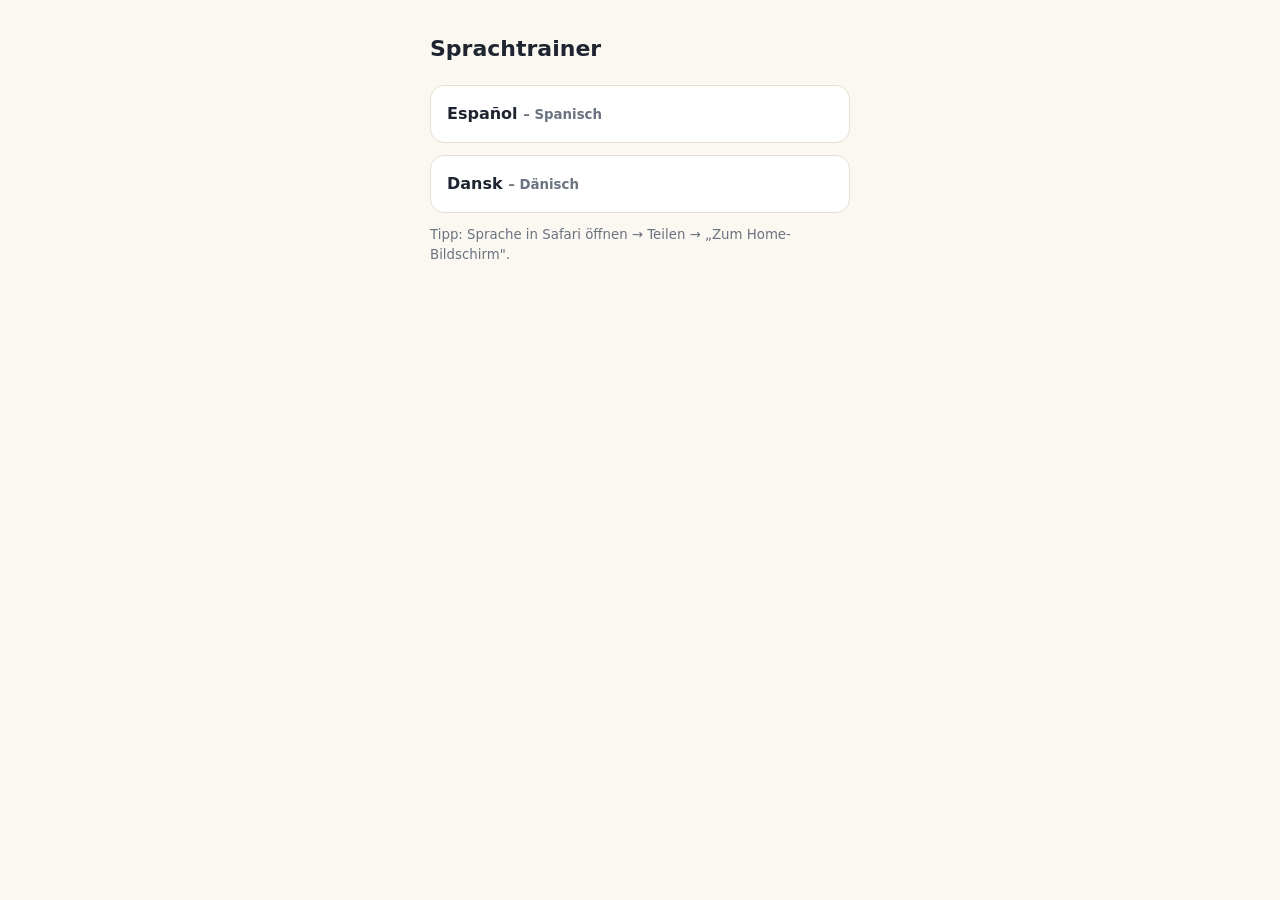
<file: index.html>
<!doctype html><html lang="de"><head><meta charset="utf-8">
<meta name="robots" content="noindex, nofollow, noarchive">
<meta name="viewport" content="width=device-width,initial-scale=1">
<title>Sprachtrainer</title>
<style>
:root{--bg:#FBF8F1;--fg:#1E2430;--muted:#6B7280;--line:#E6E0D2;--surface:#fff}
@media (prefers-color-scheme:dark){:root{--bg:#15181F;--fg:#F1EEE6;--muted:#A4A8B3;--line:#2E333E;--surface:#1F232C;color-scheme:dark}}
body{margin:0;background:var(--bg);color:var(--fg);font:16px/1.5 system-ui,sans-serif;padding:32px 16px}
main{max-width:420px;margin:0 auto;display:flex;flex-direction:column;gap:12px}
h1{font-size:22px;margin:0 0 8px}
a{display:block;padding:16px;border:1px solid var(--line);border-radius:14px;background:var(--surface);color:inherit;text-decoration:none;font-weight:700}
small{color:var(--muted)}
</style></head><body><main>
<h1>Sprachtrainer</h1>
<a href="spanisch/">Español <small>– Spanisch</small></a>
<a href="daenisch/">Dansk <small>– Dänisch</small></a>
<small>Tipp: Sprache in Safari öffnen → Teilen → „Zum Home-Bildschirm".</small>
</main></body></html>
</file>
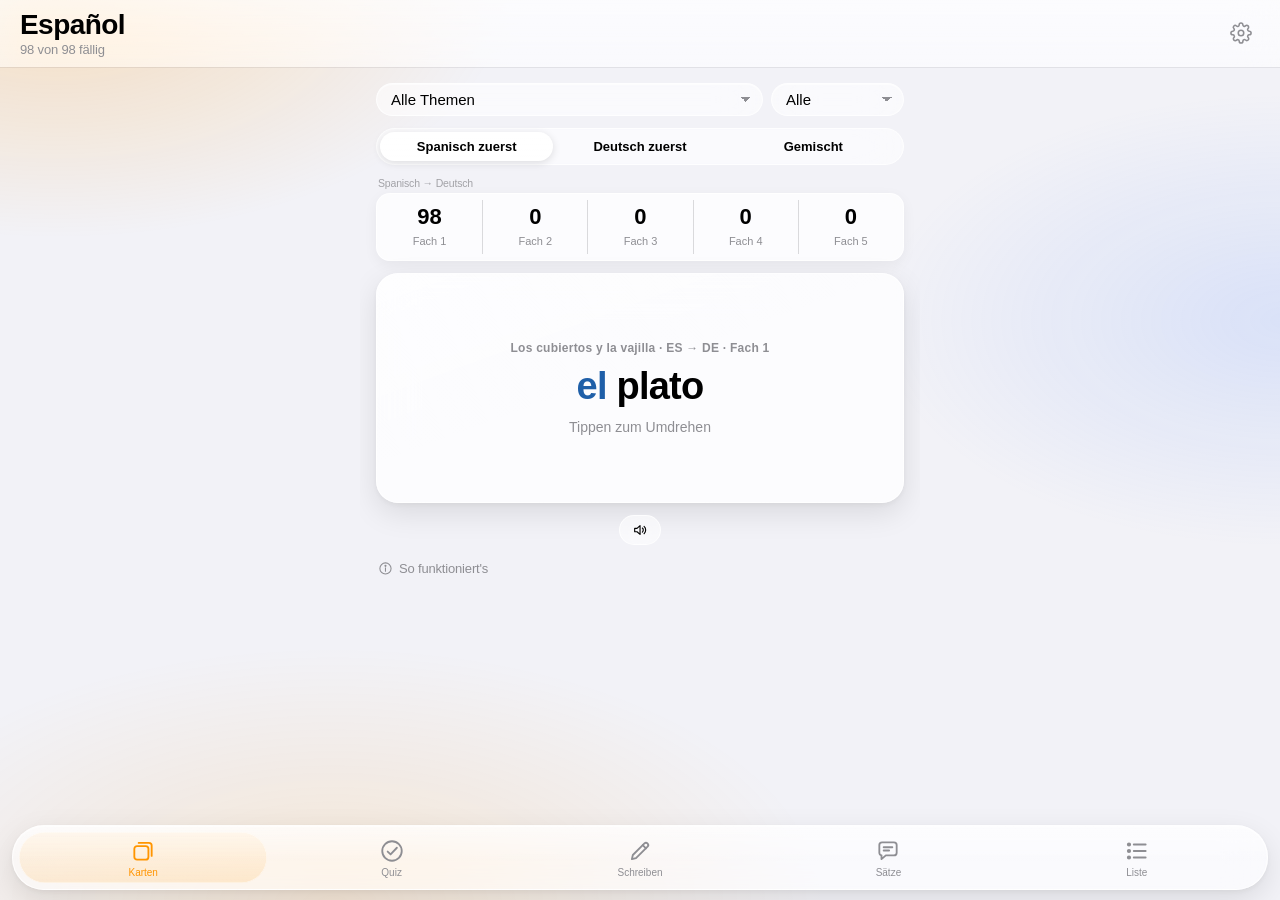
<file: spanisch/index.html>
<!doctype html><html lang="de"><head><meta charset="utf-8">
<meta name="robots" content="noindex, nofollow, noarchive">
<meta name="viewport" content="width=device-width,initial-scale=1,viewport-fit=cover">
<meta name="apple-mobile-web-app-capable" content="yes">
<meta name="mobile-web-app-capable" content="yes">
<meta name="apple-mobile-web-app-title" content="Español">
<meta name="apple-mobile-web-app-status-bar-style" content="default">
<meta name="theme-color" content="#FBF8F1">
<title>Español</title>
<link rel="apple-touch-icon" href="icon-180.png">
<link rel="manifest" href="manifest.json">
<link rel="stylesheet" href="https://fonts.googleapis.com/css2?family=Nunito:wght@400;600;800&family=Fraunces:opsz,wght@9..144,700&display=swap">
<link rel="stylesheet" href="../kern/app.css?v=adfd0599">

<link rel="stylesheet" href="../kern/apple.css?v=457227a3" id="cleanCss">
<script>(function(){var u;try{u=localStorage.getItem('trainer:acomer:ui')}catch(e){}u=u||'clean';window.UI=u;
if(u==='clean')document.documentElement.classList.add('clean');else document.getElementById('cleanCss').disabled=true})()</script>
<style>:root{padding-top:env(safe-area-inset-top,0px);padding-bottom:env(safe-area-inset-bottom,0px)}[hidden]{display:none!important}</style>
</head><body>
<header><h1>Espa<span>ñol</span></h1><div class="hr"><div id="stats"></div><button id="gear" aria-label="Einstellungen">⚙️</button></div></header>
<main id="main"></main>
<nav id="nav">
  <button data-v="durchgang"><span class="ico">🆕</span>Neu</button>
  <button data-v="karten"><span class="ico">🃏</span>Karten</button>
  <button data-v="quiz"><span class="ico">✅</span>Quiz</button>
  <button data-v="schreiben"><span class="ico">✍️</span>Schreiben</button>
  <button data-v="saetze"><span class="ico">💬</span>Sätze</button>
  <button data-v="regeln"><span class="ico">📘</span>Regeln</button>
  <button data-v="liste"><span class="ico">📖</span>Liste</button>
</nav>
<script>window.LANG={"key":"acomer","name":"Spanisch","code":"ES","title":"Español","h1":"Espa<span>ñol<\/span>","articles":{"el":"a1","los":"a1","la":"a2","las":"a2"},"legend":"<span class=\"a1\">el/los<\/span> männlich, <span class=\"a2\">la/las<\/span> weiblich.","placeholder":"el / la …","fold":[],"toleranceHint":"Akzente werden tolerant geprüft (limon = limón zählt, wird aber angezeigt). Bei mehreren Varianten reicht eine.","codePrefix":"ES1:","features":{}};window.UI_KEY='trainer:acomer:ui';window.DATA={"vokabeln":[{"id":"el aceite de oliva","es":"el aceite de oliva","de":"Olivenöl","t":"Alimentos básicos","d":"2026-10-11","o":0},{"id":"el ajo","es":"el ajo","de":"Knoblauch","t":"Alimentos básicos","d":"2026-10-11","o":14},{"id":"el arroz","es":"el arroz","de":"Reis","t":"Alimentos básicos","d":"2026-10-11","o":7},{"id":"el azúcar","es":"el azúcar","de":"Zucker","t":"Alimentos básicos","d":"2026-10-11","o":3},{"id":"la cebolla","es":"la cebolla","de":"Zwiebel","t":"Alimentos básicos","d":"2026-10-11","o":13},{"id":"el churro / el chocolate caliente","es":"el churro / el chocolate caliente","de":"Churro / heiße Schokolade","t":"Alimentos básicos","d":"2026-10-11","o":15},{"id":"el huevo","es":"el huevo","de":"Ei","t":"Alimentos básicos","d":"2026-10-11","o":6},{"id":"la leche","es":"la leche","de":"Milch","t":"Alimentos básicos","d":"2026-10-11","o":5},{"id":"la mantequilla","es":"la mantequilla","de":"Butter","t":"Alimentos básicos","d":"2026-10-11","o":11},{"id":"el pan","es":"el pan","de":"Brot","t":"Alimentos básicos","d":"2026-10-11","o":4},{"id":"la pasta","es":"la pasta","de":"Nudeln","t":"Alimentos básicos","d":"2026-10-11","o":8},{"id":"la patata","es":"la patata","de":"Kartoffel","t":"Alimentos básicos","d":"2026-10-11","o":9},{"id":"el queso","es":"el queso","de":"Käse","t":"Alimentos básicos","d":"2026-10-11","o":10},{"id":"la sal","es":"la sal","de":"Salz","t":"Alimentos básicos","d":"2026-10-11","o":2},{"id":"la tostada","es":"la tostada","de":"Toast","t":"Alimentos básicos","d":"2026-10-11","o":12},{"id":"el vinagre","es":"el vinagre","de":"Essig","t":"Alimentos básicos","d":"2026-10-11","o":1},{"id":"el agua (con gas / sin gas)","es":"el agua (con gas / sin gas)","de":"Wasser (prickelnd / still)","t":"Las bebidas","d":"2026-10-11","o":16},{"id":"el café con leche","es":"el café con leche","de":"Kaffee mit Milch","t":"Las bebidas","d":"2026-10-11","o":22},{"id":"el café cortado","es":"el café cortado","de":"Kaffee mit ein bisschen Milch","t":"Las bebidas","d":"2026-10-11","o":23},{"id":"el café solo","es":"el café solo","de":"schwarzer Kaffee","t":"Las bebidas","d":"2026-10-11","o":21},{"id":"la cerveza / la caña","es":"la cerveza / la caña","de":"Bier / kleines Bier","t":"Las bebidas","d":"2026-10-11","o":19},{"id":"el colacao","es":"el colacao","de":"Kakao","t":"Las bebidas","d":"2026-10-11","o":24},{"id":"el refresco","es":"el refresco","de":"Erfrischungsgetränk","t":"Las bebidas","d":"2026-10-11","o":18},{"id":"el té / la infusión","es":"el té / la infusión","de":"Tee","t":"Las bebidas","d":"2026-10-11","o":25},{"id":"el vino tinto / el vino blanco","es":"el vino tinto / el vino blanco","de":"Rotwein / Weisswein","t":"Las bebidas","d":"2026-10-11","o":20},{"id":"el zumo","es":"el zumo","de":"Saft","t":"Las bebidas","d":"2026-10-11","o":17},{"id":"la cereza","es":"la cereza","de":"Kirsche","t":"Las frutas","d":"2026-10-11","o":34},{"id":"la fresa","es":"la fresa","de":"Erdbeere","t":"Las frutas","d":"2026-10-11","o":30},{"id":"el limón","es":"el limón","de":"Zitrone","t":"Las frutas","d":"2026-10-11","o":33},{"id":"la manzana","es":"la manzana","de":"Apfel","t":"Las frutas","d":"2026-10-11","o":28},{"id":"el melón","es":"el melón","de":"Melone","t":"Las frutas","d":"2026-10-11","o":35},{"id":"la naranja","es":"la naranja","de":"Orange","t":"Las frutas","d":"2026-10-11","o":26},{"id":"la pera","es":"la pera","de":"Birne","t":"Las frutas","d":"2026-10-11","o":27},{"id":"la piña","es":"la piña","de":"Ananas","t":"Las frutas","d":"2026-10-11","o":31},{"id":"el plátano","es":"el plátano","de":"Banane","t":"Las frutas","d":"2026-10-11","o":29},{"id":"la uva","es":"la uva","de":"Weintraube","t":"Las frutas","d":"2026-10-11","o":32},{"id":"el brocoli","es":"el brocoli","de":"Brokkoli","t":"Las verduras","d":"2026-10-11","o":39},{"id":"el calabacín","es":"el calabacín","de":"Zucchini","t":"Las verduras","d":"2026-10-11","o":41},{"id":"la calabaza","es":"la calabaza","de":"Kürbis","t":"Las verduras","d":"2026-10-11","o":42},{"id":"la coliflor","es":"la coliflor","de":"Blumenkohl","t":"Las verduras","d":"2026-10-11","o":45},{"id":"el espárrago","es":"el espárrago","de":"Spargel","t":"Las verduras","d":"2026-10-11","o":40},{"id":"la lechuga","es":"la lechuga","de":"Salat","t":"Las verduras","d":"2026-10-11","o":37},{"id":"el pepino","es":"el pepino","de":"Gurke","t":"Las verduras","d":"2026-10-11","o":36},{"id":"el pimiento","es":"el pimiento","de":"Paprika","t":"Las verduras","d":"2026-10-11","o":38},{"id":"el tomate","es":"el tomate","de":"Tomate","t":"Las verduras","d":"2026-10-11","o":44},{"id":"la zanahoria","es":"la zanahoria","de":"Karotte","t":"Las verduras","d":"2026-10-11","o":43},{"id":"el filete de cerdo / cordero / ternera","es":"el filete de cerdo / cordero / ternera","de":"Filet (Schweine-/Lamm-/Kalbs-)","t":"La carne","d":"2026-10-11","o":49},{"id":"el jamón serrano","es":"el jamón serrano","de":"Serranoschinken","t":"La carne","d":"2026-10-11","o":47},{"id":"el jamón york","es":"el jamón york","de":"gekochter Schinken","t":"La carne","d":"2026-10-11","o":48},{"id":"el pollo","es":"el pollo","de":"Hühnchen","t":"La carne","d":"2026-10-11","o":46},{"id":"el atún","es":"el atún","de":"Thunfisch","t":"El marisco y el pescado","d":"2026-10-11","o":50},{"id":"el calamar","es":"el calamar","de":"Tintenfisch / Kalmar","t":"El marisco y el pescado","d":"2026-10-11","o":56},{"id":"la gamba","es":"la gamba","de":"Garnele","t":"El marisco y el pescado","d":"2026-10-11","o":51},{"id":"los mejillones","es":"los mejillones","de":"Miesmuscheln","t":"El marisco y el pescado","d":"2026-10-11","o":52},{"id":"el pez espada","es":"el pez espada","de":"Schwertfisch","t":"El marisco y el pescado","d":"2026-10-11","o":55},{"id":"el pulpo","es":"el pulpo","de":"Oktopus","t":"El marisco y el pescado","d":"2026-10-11","o":53},{"id":"el salmón","es":"el salmón","de":"Lachs","t":"El marisco y el pescado","d":"2026-10-11","o":54},{"id":"la galleta","es":"la galleta","de":"Keks","t":"Los dulces","d":"2026-10-11","o":57},{"id":"la magdalena","es":"la magdalena","de":"Muffin","t":"Los dulces","d":"2026-10-11","o":58},{"id":"la mermelada","es":"la mermelada","de":"Marmelade","t":"Los dulces","d":"2026-10-11","o":59},{"id":"la tarta / el pastel","es":"la tarta / el pastel","de":"Kuchen","t":"Los dulces","d":"2026-10-11","o":60},{"id":"la ensalada mixta","es":"la ensalada mixta","de":"gemischter Salat","t":"De primero","d":"2026-10-11","o":61},{"id":"el gazpacho","es":"el gazpacho","de":"kalte Tomatensuppe","t":"De primero","d":"2026-10-11","o":62},{"id":"la paella","es":"la paella","de":"Paella","t":"De primero","d":"2026-10-11","o":63},{"id":"la sopa","es":"la sopa","de":"Suppe","t":"De primero","d":"2026-10-11","o":64},{"id":"la guarnición","es":"la guarnición","de":"Beilage","t":"De segundo","d":"2026-10-11","o":65},{"id":"el arroz con leche","es":"el arroz con leche","de":"Milchreis","t":"De postre","d":"2026-10-11","o":69},{"id":"el flan","es":"el flan","de":"Karamellpudding","t":"De postre","d":"2026-10-11","o":67},{"id":"el helado","es":"el helado","de":"Eis","t":"De postre","d":"2026-10-11","o":70},{"id":"la natilla","es":"la natilla","de":"Vanillepudding","t":"De postre","d":"2026-10-11","o":68},{"id":"el yogur","es":"el yogur","de":"Joghurt","t":"De postre","d":"2026-10-11","o":66},{"id":"el bocadillo","es":"el bocadillo","de":"Sandwich","t":"Tapas","d":"2026-10-11","o":77},{"id":"las croquetas","es":"las croquetas","de":"Kroketten","t":"Tapas","d":"2026-10-11","o":74},{"id":"la empanada","es":"la empanada","de":"gefüllte Teigtaschen","t":"Tapas","d":"2026-10-11","o":76},{"id":"la ensaladilla rusa","es":"la ensaladilla rusa","de":"Mayonnaisesalat","t":"Tapas","d":"2026-10-11","o":72},{"id":"las olivas / las aceitunas","es":"las olivas / las aceitunas","de":"Oliven","t":"Tapas","d":"2026-10-11","o":71},{"id":"las patatas bravas","es":"las patatas bravas","de":"Bratkartoffeln","t":"Tapas","d":"2026-10-11","o":73},{"id":"la tortilla de patata","es":"la tortilla de patata","de":"Kartoffel-Eierauflauf","t":"Tapas","d":"2026-10-11","o":75},{"id":"la cuchara","es":"la cuchara","de":"Löffel","t":"Los cubiertos y la vajilla","d":"2026-10-11","o":81},{"id":"la cucharilla","es":"la cucharilla","de":"Teelöffel","t":"Los cubiertos y la vajilla","d":"2026-10-11","o":82},{"id":"el cuchillo","es":"el cuchillo","de":"Messer","t":"Los cubiertos y la vajilla","d":"2026-10-11","o":83},{"id":"el mantel","es":"el mantel","de":"Tischdecke","t":"Los cubiertos y la vajilla","d":"2026-10-11","o":85},{"id":"el plato","es":"el plato","de":"Teller","t":"Los cubiertos y la vajilla","d":"2026-10-11","o":86},{"id":"la servilleta","es":"la servilleta","de":"Serviette","t":"Los cubiertos y la vajilla","d":"2026-10-11","o":84},{"id":"la taza","es":"la taza","de":"Tasse","t":"Los cubiertos y la vajilla","d":"2026-10-11","o":79},{"id":"el tenedor","es":"el tenedor","de":"Gabel","t":"Los cubiertos y la vajilla","d":"2026-10-11","o":80},{"id":"el vaso","es":"el vaso","de":"Glas","t":"Los cubiertos y la vajilla","d":"2026-10-11","o":78},{"id":"250 gramos de…","es":"250 gramos de…","de":"250 Gramm","t":"Las cantidades y las medidas","d":"2026-10-11","o":88},{"id":"una barra de…","es":"una barra de…","de":"ein Laib","t":"Las cantidades y las medidas","d":"2026-10-11","o":97},{"id":"una bolsa de…","es":"una bolsa de…","de":"ein Plastiksackerl","t":"Las cantidades y las medidas","d":"2026-10-11","o":96},{"id":"una botella de…","es":"una botella de…","de":"eine Flasche","t":"Las cantidades y las medidas","d":"2026-10-11","o":95},{"id":"una caja de…","es":"una caja de…","de":"eine Kiste / eine Box","t":"Las cantidades y las medidas","d":"2026-10-11","o":91},{"id":"una docena de…","es":"una docena de…","de":"ein Dutzend","t":"Las cantidades y las medidas","d":"2026-10-11","o":93},{"id":"un kilo de… / medio kilo de… / un litro de… / un kilo y medio de…","es":"un kilo de… / medio kilo de… / un litro de… / un kilo y medio de…","de":"ein Kilo / ein halbes Kilo / ein Liter / eineinhalb Kilo","t":"Las cantidades y las medidas","d":"2026-10-11","o":87},{"id":"una lata de…","es":"una lata de…","de":"eine Dose","t":"Las cantidades y las medidas","d":"2026-10-11","o":90},{"id":"un paquete de…","es":"un paquete de…","de":"eine Packung","t":"Las cantidades y las medidas","d":"2026-10-11","o":89},{"id":"un sobre de…","es":"un sobre de…","de":"Umschlag / Sackerl","t":"Las cantidades y las medidas","d":"2026-10-11","o":94},{"id":"una tableta de…","es":"una tableta de…","de":"eine Tafel","t":"Las cantidades y las medidas","d":"2026-10-11","o":92}],"saetze":[{"t":"Alimentos básicos","es":"Para la ensalada necesito aceite de oliva, vinagre y sal.","de":"Für den Salat brauche ich Olivenöl, Essig und Salz.","b":["aceite de oliva","vinagre","sal"],"d":"2026-10-11"},{"t":"Alimentos básicos","es":"No tomo el café con azúcar.","de":"Ich trinke den Kaffee nicht mit Zucker.","b":["azúcar"],"d":"2026-10-11"},{"t":"Alimentos básicos","es":"En el supermercado compro pan, leche y huevos.","de":"Im Supermarkt kaufe ich Brot, Milch und Eier.","b":["pan","leche","huevos"],"d":"2026-10-11"},{"t":"Alimentos básicos","es":"Hoy comemos arroz y mañana pasta.","de":"Heute essen wir Reis und morgen Nudeln.","b":["arroz","pasta"],"d":"2026-10-11"},{"t":"Alimentos básicos","es":"Me gustan las patatas con queso.","de":"Ich mag Kartoffeln mit Käse.","b":["patatas","queso"],"d":"2026-10-11"},{"t":"Alimentos básicos","es":"Por la mañana como una tostada con mantequilla.","de":"In der Früh esse ich einen Toast mit Butter.","b":["tostada","mantequilla"],"d":"2026-10-11"},{"t":"Alimentos básicos","es":"Mi padre corta la cebolla y el ajo.","de":"Mein Vater schneidet die Zwiebel und den Knoblauch.","b":["cebolla","ajo"],"d":"2026-10-11"},{"t":"Alimentos básicos","es":"En Madrid comemos churros con chocolate caliente.","de":"In Madrid essen wir Churros mit heißer Schokolade.","b":["churros","chocolate caliente"],"d":"2026-10-11"},{"t":"Las bebidas","es":"¿Quieres agua con gas o sin gas?","de":"Möchtest du Wasser mit oder ohne Kohlensäure?","b":["agua","con gas","sin gas"],"d":"2026-10-11"},{"t":"Las bebidas","es":"Para mí, un zumo de naranja, por favor.","de":"Für mich einen Orangensaft, bitte.","b":["zumo","naranja"],"d":"2026-10-11"},{"t":"Las bebidas","es":"Mi amigo bebe un refresco.","de":"Mein Freund trinkt ein Erfrischungsgetränk.","b":["refresco"],"d":"2026-10-11"},{"t":"Las bebidas","es":"Mi padre pide una caña y mi madre un vino blanco.","de":"Mein Vater bestellt ein kleines Bier und meine Mutter einen Weißwein.","b":["caña","vino blanco"],"d":"2026-10-11"},{"t":"Las bebidas","es":"En la cena hay vino tinto y cerveza.","de":"Zum Abendessen gibt es Rotwein und Bier.","b":["vino tinto","cerveza"],"d":"2026-10-11"},{"t":"Las bebidas","es":"Mi abuelo toma un café solo y yo, un café con leche.","de":"Mein Opa trinkt einen schwarzen Kaffee und ich einen Kaffee mit Milch.","b":["café solo","café con leche"],"d":"2026-10-11"},{"t":"Las bebidas","es":"Un café cortado, por favor.","de":"Einen Kaffee mit ein bisschen Milch, bitte.","b":["café cortado"],"d":"2026-10-11"},{"t":"Las bebidas","es":"Por la mañana bebo un colacao.","de":"In der Früh trinke ich einen Kakao.","b":["colacao"],"d":"2026-10-11"},{"t":"Las bebidas","es":"Cuando estoy enfermo, tomo un té o una infusión.","de":"Wenn ich krank bin, trinke ich einen Tee oder einen Kräutertee.","b":["té","infusión"],"d":"2026-10-11"},{"t":"Las frutas","es":"Me gustan las manzanas, pero no me gustan las peras.","de":"Ich mag Äpfel, aber ich mag keine Birnen.","b":["manzanas","peras"],"d":"2026-10-11"},{"t":"Las frutas","es":"En el colegio como un plátano.","de":"In der Schule esse ich eine Banane.","b":["plátano"],"d":"2026-10-11"},{"t":"Las frutas","es":"Las fresas y las cerezas son rojas.","de":"Erdbeeren und Kirschen sind rot.","b":["fresas","cerezas"],"d":"2026-10-11"},{"t":"Las frutas","es":"La piña y el melón son muy dulces.","de":"Die Ananas und die Melone sind sehr süß.","b":["piña","melón"],"d":"2026-10-11"},{"t":"Las frutas","es":"En la frutería compro un kilo de uvas.","de":"Im Obstgeschäft kaufe ich ein Kilo Weintrauben.","b":["uvas"],"d":"2026-10-11"},{"t":"Las frutas","es":"Pongo limón en el té.","de":"Ich gebe Zitrone in den Tee.","b":["limón"],"d":"2026-10-11"},{"t":"Las verduras","es":"En la ensalada hay lechuga, tomate y pepino.","de":"Im Salat gibt es grünen Salat, Tomate und Gurke.","b":["lechuga","tomate","pepino"],"d":"2026-10-11"},{"t":"Las verduras","es":"No me gusta el brocoli.","de":"Ich mag keinen Brokkoli.","b":["brocoli"],"d":"2026-10-11"},{"t":"Las verduras","es":"El pimiento es rojo, verde o amarillo.","de":"Der Paprika ist rot, grün oder gelb.","b":["pimiento"],"d":"2026-10-11"},{"t":"Las verduras","es":"Las zanahorias son de color naranja.","de":"Karotten sind orange.","b":["zanahorias"],"d":"2026-10-11"},{"t":"Las verduras","es":"En primavera comemos espárragos.","de":"Im Frühling essen wir Spargel.","b":["espárragos"],"d":"2026-10-11"},{"t":"Las verduras","es":"Mi padre hace sopa de calabaza.","de":"Mein Vater macht Kürbissuppe.","b":["calabaza"],"d":"2026-10-11"},{"t":"Las verduras","es":"Hoy cocino calabacín y coliflor.","de":"Heute koche ich Zucchini und Blumenkohl.","b":["calabacín","coliflor"],"d":"2026-10-11"},{"t":"La carne","es":"Los domingos comemos pollo con patatas.","de":"Am Sonntag essen wir Hühnchen mit Kartoffeln.","b":["pollo"],"d":"2026-10-11"},{"t":"La carne","es":"El jamón serrano es de España.","de":"Der Serranoschinken kommt aus Spanien.","b":["jamón serrano"],"d":"2026-10-11"},{"t":"La carne","es":"Quiero un bocadillo de jamón york y queso.","de":"Ich möchte ein Sandwich mit gekochtem Schinken und Käse.","b":["bocadillo","jamón york"],"d":"2026-10-11"},{"t":"La carne","es":"En la carnicería compro un filete de ternera.","de":"In der Fleischerei kaufe ich ein Kalbsfilet.","b":["filete","ternera"],"d":"2026-10-11"},{"t":"La carne","es":"¿Prefieres filete de cerdo o de cordero?","de":"Magst du lieber Schweinefilet oder Lammfilet?","b":["cerdo","cordero"],"d":"2026-10-11"},{"t":"El marisco y el pescado","es":"Me gusta la pizza con atún.","de":"Ich mag Pizza mit Thunfisch.","b":["atún"],"d":"2026-10-11"},{"t":"El marisco y el pescado","es":"En la paella hay gambas y mejillones.","de":"In der Paella sind Garnelen und Miesmuscheln.","b":["paella","gambas","mejillones"],"d":"2026-10-11"},{"t":"El marisco y el pescado","es":"En Galicia comen mucho pulpo.","de":"In Galicien isst man viel Oktopus.","b":["pulpo"],"d":"2026-10-11"},{"t":"El marisco y el pescado","es":"El salmón y el pez espada son pescados.","de":"Lachs und Schwertfisch sind Fische.","b":["salmón","pez espada"],"d":"2026-10-11"},{"t":"El marisco y el pescado","es":"De tapa pedimos calamares.","de":"Als Tapa bestellen wir Tintenfisch.","b":["calamares"],"d":"2026-10-11"},{"t":"Los dulces","es":"Con el colacao como galletas.","de":"Zum Kakao esse ich Kekse.","b":["galletas"],"d":"2026-10-11"},{"t":"Los dulces","es":"En la pastelería hay magdalenas.","de":"In der Konditorei gibt es Muffins.","b":["magdalenas"],"d":"2026-10-11"},{"t":"Los dulces","es":"Me gusta la tostada con mermelada.","de":"Ich mag Toast mit Marmelade.","b":["mermelada"],"d":"2026-10-11"},{"t":"Los dulces","es":"Para mi cumpleaños hay una tarta de chocolate.","de":"Zu meinem Geburtstag gibt es einen Schokoladekuchen.","b":["tarta"],"d":"2026-10-11"},{"t":"Los dulces","es":"El pastel de manzana está muy rico.","de":"Der Apfelkuchen schmeckt sehr gut.","b":["pastel"],"d":"2026-10-11"},{"t":"De primero","es":"De primero, una ensalada mixta, por favor.","de":"Als ersten Gang einen gemischten Salat, bitte.","b":["ensalada mixta"],"d":"2026-10-11"},{"t":"De primero","es":"En verano tomamos gazpacho.","de":"Im Sommer essen wir Gazpacho (kalte Tomatensuppe).","b":["gazpacho"],"d":"2026-10-11"},{"t":"De primero","es":"La sopa está muy caliente.","de":"Die Suppe ist sehr heiß.","b":["sopa"],"d":"2026-10-11"},{"t":"De segundo","es":"De segundo quiero pescado. ¿Qué hay de guarnición?","de":"Als zweiten Gang möchte ich Fisch. Was gibt es als Beilage?","b":["guarnición"],"d":"2026-10-11"},{"t":"De postre","es":"De postre tomo un yogur.","de":"Als Nachspeise nehme ich ein Joghurt.","b":["yogur"],"d":"2026-10-11"},{"t":"De postre","es":"El flan y las natillas son postres típicos de España.","de":"Karamellpudding und Vanillepudding sind typische Nachspeisen aus Spanien.","b":["flan","natillas"],"d":"2026-10-11"},{"t":"De postre","es":"Mi abuela hace arroz con leche.","de":"Meine Oma macht Milchreis.","b":["arroz con leche"],"d":"2026-10-11"},{"t":"De postre","es":"En verano como mucho helado.","de":"Im Sommer esse ich viel Eis.","b":["helado"],"d":"2026-10-11"},{"t":"Tapas","es":"En el bar pedimos olivas y patatas bravas.","de":"In der Bar bestellen wir Oliven und Bratkartoffeln.","b":["olivas","patatas bravas"],"d":"2026-10-11"},{"t":"Tapas","es":"Las aceitunas son verdes o negras.","de":"Oliven sind grün oder schwarz.","b":["aceitunas"],"d":"2026-10-11"},{"t":"Tapas","es":"La ensaladilla rusa es una tapa fría.","de":"Der Mayonnaisesalat ist eine kalte Tapa.","b":["ensaladilla rusa"],"d":"2026-10-11"},{"t":"Tapas","es":"Las croquetas de mi abuela son las mejores.","de":"Die Kroketten meiner Oma sind die besten.","b":["croquetas"],"d":"2026-10-11"},{"t":"Tapas","es":"La tortilla de patata lleva huevos, patatas y cebolla.","de":"In die Tortilla kommen Eier, Kartoffeln und Zwiebel.","b":["tortilla de patata"],"d":"2026-10-11"},{"t":"Tapas","es":"¿Quieres una empanada de atún?","de":"Möchtest du eine Teigtasche mit Thunfisch?","b":["empanada"],"d":"2026-10-11"},{"t":"Los cubiertos y la vajilla","es":"Pongo la mesa: el mantel, los platos y los vasos.","de":"Ich decke den Tisch: die Tischdecke, die Teller und die Gläser.","b":["mantel","platos","vasos"],"d":"2026-10-11"},{"t":"Los cubiertos y la vajilla","es":"Como la sopa con la cuchara.","de":"Ich esse die Suppe mit dem Löffel.","b":["cuchara"],"d":"2026-10-11"},{"t":"Los cubiertos y la vajilla","es":"Para la carne necesito un tenedor y un cuchillo.","de":"Für das Fleisch brauche ich eine Gabel und ein Messer.","b":["tenedor","cuchillo"],"d":"2026-10-11"},{"t":"Los cubiertos y la vajilla","es":"Bebo el café en una taza.","de":"Ich trinke den Kaffee aus einer Tasse.","b":["taza"],"d":"2026-10-11"},{"t":"Los cubiertos y la vajilla","es":"Para el yogur necesito una cucharilla.","de":"Für das Joghurt brauche ich einen Teelöffel.","b":["cucharilla"],"d":"2026-10-11"},{"t":"Los cubiertos y la vajilla","es":"¿Me das una servilleta, por favor?","de":"Gibst du mir bitte eine Serviette?","b":["servilleta"],"d":"2026-10-11"},{"t":"Las cantidades","es":"Necesito un kilo de tomates y medio kilo de cebollas.","de":"Ich brauche ein Kilo Tomaten und ein halbes Kilo Zwiebeln.","b":["un kilo de","medio kilo de"],"d":"2026-10-11"},{"t":"Las cantidades","es":"Compro un litro de leche y un kilo y medio de patatas.","de":"Ich kaufe einen Liter Milch und eineinhalb Kilo Kartoffeln.","b":["un litro de","un kilo y medio de"],"d":"2026-10-11"},{"t":"Las cantidades","es":"Quiero 250 gramos de queso, por favor.","de":"Ich möchte 250 Gramm Käse, bitte.","b":["250 gramos de"],"d":"2026-10-11"},{"t":"Las cantidades","es":"Necesito un paquete de pasta y una lata de atún.","de":"Ich brauche eine Packung Nudeln und eine Dose Thunfisch.","b":["paquete","lata"],"d":"2026-10-11"},{"t":"Las cantidades","es":"En la mesa hay una caja de galletas.","de":"Auf dem Tisch steht eine Schachtel Kekse.","b":["caja"],"d":"2026-10-11"},{"t":"Las cantidades","es":"Como una tableta de chocolate.","de":"Ich esse eine Tafel Schokolade.","b":["tableta"],"d":"2026-10-11"},{"t":"Las cantidades","es":"Compramos una docena de huevos.","de":"Wir kaufen ein Dutzend Eier.","b":["docena"],"d":"2026-10-11"},{"t":"Las cantidades","es":"Necesito un sobre de azúcar para el café.","de":"Ich brauche ein Zuckersackerl für den Kaffee.","b":["sobre"],"d":"2026-10-11"},{"t":"Las cantidades","es":"Una botella de agua sin gas, por favor.","de":"Eine Flasche stilles Wasser, bitte.","b":["botella"],"d":"2026-10-11"},{"t":"Las cantidades","es":"Pongo las manzanas en una bolsa.","de":"Ich gebe die Äpfel in ein Sackerl.","b":["bolsa"],"d":"2026-10-11"},{"t":"Las cantidades","es":"En la panadería compro una barra de pan.","de":"In der Bäckerei kaufe ich ein Stangenbrot.","b":["barra"],"d":"2026-10-11"}]};window.GRAM={"regeln":[]};</script>
<script src="../kern/app.js?v=d92d80c2"></script>
<script src="../kern/apple.js?v=a43c0363"></script>
</body></html>
</file>
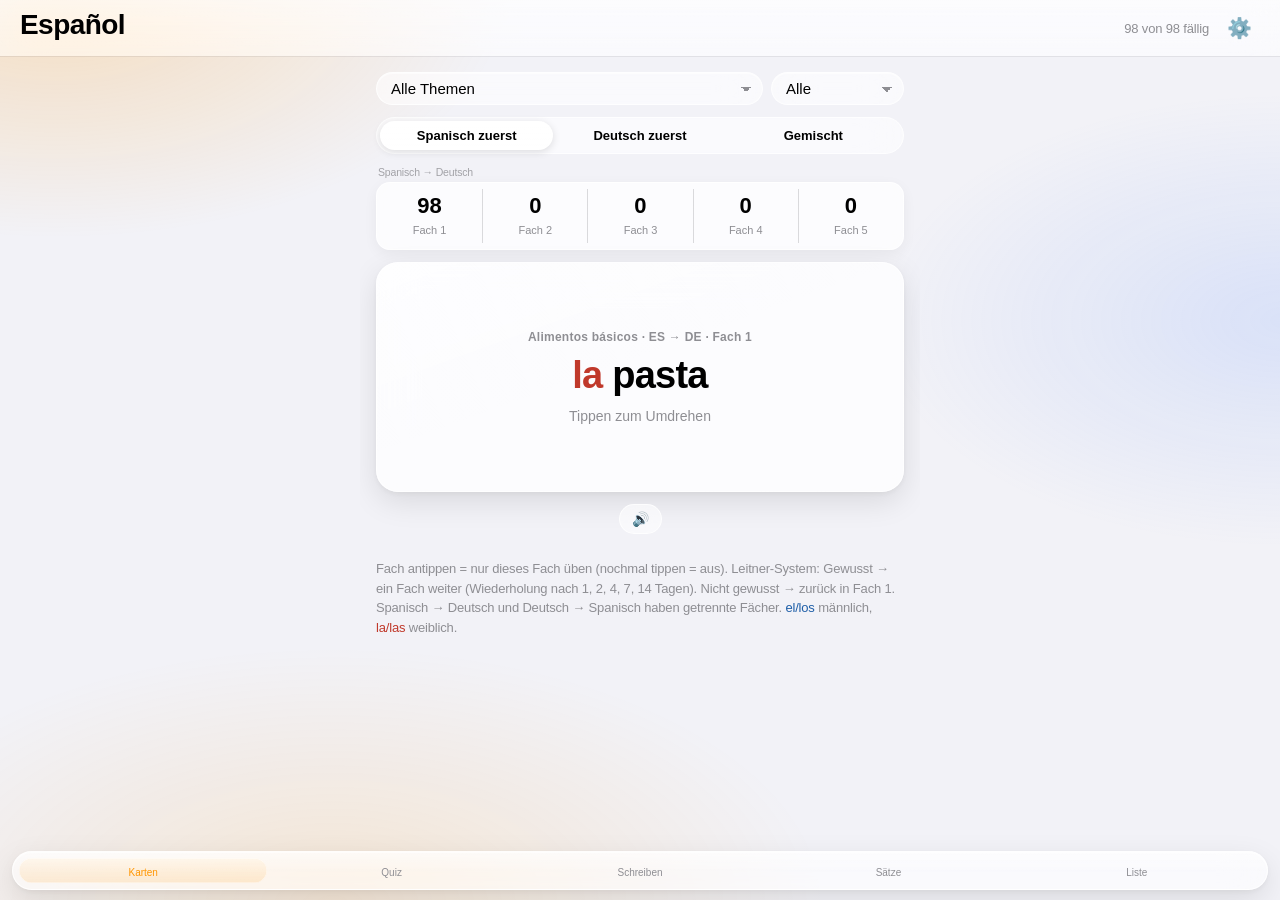
<file: vorschau/spanisch/index.html>
<!doctype html><html lang="de"><head><meta charset="utf-8">
<meta name="robots" content="noindex, nofollow, noarchive">
<meta name="viewport" content="width=device-width,initial-scale=1,viewport-fit=cover">
<meta name="apple-mobile-web-app-capable" content="yes">
<meta name="mobile-web-app-capable" content="yes">
<meta name="apple-mobile-web-app-title" content="Español">
<meta name="apple-mobile-web-app-status-bar-style" content="default">
<meta name="theme-color" content="#FBF8F1">
<title>Español – Vorschau</title>
<link rel="apple-touch-icon" href="../../spanisch/icon-180.png">

<link rel="stylesheet" href="https://fonts.googleapis.com/css2?family=Nunito:wght@400;600;800&family=Fraunces:opsz,wght@9..144,700&display=swap">
<link rel="stylesheet" href="../../kern/app.css?v=1792246478">
<link rel="stylesheet" href="../../kern/apple.css?v=1792246478">

<style>:root{padding-top:env(safe-area-inset-top,0px);padding-bottom:env(safe-area-inset-bottom,0px)}[hidden]{display:none!important}</style>
</head><body>
<header><h1>Espa<span>ñol</span></h1><div class="hr"><div id="stats"></div><button id="gear" aria-label="Einstellungen">⚙️</button></div></header>
<main id="main"></main>
<nav id="nav">
  <button data-v="karten"><span class="ico">🃏</span>Karten</button>
  <button data-v="quiz"><span class="ico">✅</span>Quiz</button>
  <button data-v="schreiben"><span class="ico">✍️</span>Schreiben</button>
  <button data-v="saetze"><span class="ico">💬</span>Sätze</button>
  <button data-v="liste"><span class="ico">📖</span>Liste</button>
</nav>
<script>window.LANG={"key":"acomer","name":"Spanisch","code":"ES","title":"Español","h1":"Espa<span>ñol<\/span>","articles":{"el":"a1","los":"a1","la":"a2","las":"a2"},"legend":"<span class=\"a1\">el/los<\/span> männlich, <span class=\"a2\">la/las<\/span> weiblich.","placeholder":"el / la …","fold":[],"toleranceHint":"Akzente werden tolerant geprüft (limon = limón zählt, wird aber angezeigt). Bei mehreren Varianten reicht eine.","codePrefix":"ES1:","features":{}};window.DATA={"vokabeln":[{"id":"el aceite de oliva","es":"el aceite de oliva","de":"Olivenöl","t":"Alimentos básicos","d":"2026-10-11","o":0},{"id":"el ajo","es":"el ajo","de":"Knoblauch","t":"Alimentos básicos","d":"2026-10-11","o":14},{"id":"el arroz","es":"el arroz","de":"Reis","t":"Alimentos básicos","d":"2026-10-11","o":7},{"id":"el azúcar","es":"el azúcar","de":"Zucker","t":"Alimentos básicos","d":"2026-10-11","o":3},{"id":"la cebolla","es":"la cebolla","de":"Zwiebel","t":"Alimentos básicos","d":"2026-10-11","o":13},{"id":"el churro / el chocolate caliente","es":"el churro / el chocolate caliente","de":"Churro / heiße Schokolade","t":"Alimentos básicos","d":"2026-10-11","o":15},{"id":"el huevo","es":"el huevo","de":"Ei","t":"Alimentos básicos","d":"2026-10-11","o":6},{"id":"la leche","es":"la leche","de":"Milch","t":"Alimentos básicos","d":"2026-10-11","o":5},{"id":"la mantequilla","es":"la mantequilla","de":"Butter","t":"Alimentos básicos","d":"2026-10-11","o":11},{"id":"el pan","es":"el pan","de":"Brot","t":"Alimentos básicos","d":"2026-10-11","o":4},{"id":"la pasta","es":"la pasta","de":"Nudeln","t":"Alimentos básicos","d":"2026-10-11","o":8},{"id":"la patata","es":"la patata","de":"Kartoffel","t":"Alimentos básicos","d":"2026-10-11","o":9},{"id":"el queso","es":"el queso","de":"Käse","t":"Alimentos básicos","d":"2026-10-11","o":10},{"id":"la sal","es":"la sal","de":"Salz","t":"Alimentos básicos","d":"2026-10-11","o":2},{"id":"la tostada","es":"la tostada","de":"Toast","t":"Alimentos básicos","d":"2026-10-11","o":12},{"id":"el vinagre","es":"el vinagre","de":"Essig","t":"Alimentos básicos","d":"2026-10-11","o":1},{"id":"el agua (con gas / sin gas)","es":"el agua (con gas / sin gas)","de":"Wasser (prickelnd / still)","t":"Las bebidas","d":"2026-10-11","o":16},{"id":"el café con leche","es":"el café con leche","de":"Kaffee mit Milch","t":"Las bebidas","d":"2026-10-11","o":22},{"id":"el café cortado","es":"el café cortado","de":"Kaffee mit ein bisschen Milch","t":"Las bebidas","d":"2026-10-11","o":23},{"id":"el café solo","es":"el café solo","de":"schwarzer Kaffee","t":"Las bebidas","d":"2026-10-11","o":21},{"id":"la cerveza / la caña","es":"la cerveza / la caña","de":"Bier / kleines Bier","t":"Las bebidas","d":"2026-10-11","o":19},{"id":"el colacao","es":"el colacao","de":"Kakao","t":"Las bebidas","d":"2026-10-11","o":24},{"id":"el refresco","es":"el refresco","de":"Erfrischungsgetränk","t":"Las bebidas","d":"2026-10-11","o":18},{"id":"el té / la infusión","es":"el té / la infusión","de":"Tee","t":"Las bebidas","d":"2026-10-11","o":25},{"id":"el vino tinto / el vino blanco","es":"el vino tinto / el vino blanco","de":"Rotwein / Weisswein","t":"Las bebidas","d":"2026-10-11","o":20},{"id":"el zumo","es":"el zumo","de":"Saft","t":"Las bebidas","d":"2026-10-11","o":17},{"id":"la cereza","es":"la cereza","de":"Kirsche","t":"Las frutas","d":"2026-10-11","o":34},{"id":"la fresa","es":"la fresa","de":"Erdbeere","t":"Las frutas","d":"2026-10-11","o":30},{"id":"el limón","es":"el limón","de":"Zitrone","t":"Las frutas","d":"2026-10-11","o":33},{"id":"la manzana","es":"la manzana","de":"Apfel","t":"Las frutas","d":"2026-10-11","o":28},{"id":"el melón","es":"el melón","de":"Melone","t":"Las frutas","d":"2026-10-11","o":35},{"id":"la naranja","es":"la naranja","de":"Orange","t":"Las frutas","d":"2026-10-11","o":26},{"id":"la pera","es":"la pera","de":"Birne","t":"Las frutas","d":"2026-10-11","o":27},{"id":"la piña","es":"la piña","de":"Ananas","t":"Las frutas","d":"2026-10-11","o":31},{"id":"el plátano","es":"el plátano","de":"Banane","t":"Las frutas","d":"2026-10-11","o":29},{"id":"la uva","es":"la uva","de":"Weintraube","t":"Las frutas","d":"2026-10-11","o":32},{"id":"el brocoli","es":"el brocoli","de":"Brokkoli","t":"Las verduras","d":"2026-10-11","o":39},{"id":"el calabacín","es":"el calabacín","de":"Zucchini","t":"Las verduras","d":"2026-10-11","o":41},{"id":"la calabaza","es":"la calabaza","de":"Kürbis","t":"Las verduras","d":"2026-10-11","o":42},{"id":"la coliflor","es":"la coliflor","de":"Blumenkohl","t":"Las verduras","d":"2026-10-11","o":45},{"id":"el espárrago","es":"el espárrago","de":"Spargel","t":"Las verduras","d":"2026-10-11","o":40},{"id":"la lechuga","es":"la lechuga","de":"Salat","t":"Las verduras","d":"2026-10-11","o":37},{"id":"el pepino","es":"el pepino","de":"Gurke","t":"Las verduras","d":"2026-10-11","o":36},{"id":"el pimiento","es":"el pimiento","de":"Paprika","t":"Las verduras","d":"2026-10-11","o":38},{"id":"el tomate","es":"el tomate","de":"Tomate","t":"Las verduras","d":"2026-10-11","o":44},{"id":"la zanahoria","es":"la zanahoria","de":"Karotte","t":"Las verduras","d":"2026-10-11","o":43},{"id":"el filete de cerdo / cordero / ternera","es":"el filete de cerdo / cordero / ternera","de":"Filet (Schweine-/Lamm-/Kalbs-)","t":"La carne","d":"2026-10-11","o":49},{"id":"el jamón serrano","es":"el jamón serrano","de":"Serranoschinken","t":"La carne","d":"2026-10-11","o":47},{"id":"el jamón york","es":"el jamón york","de":"gekochter Schinken","t":"La carne","d":"2026-10-11","o":48},{"id":"el pollo","es":"el pollo","de":"Hühnchen","t":"La carne","d":"2026-10-11","o":46},{"id":"el atún","es":"el atún","de":"Thunfisch","t":"El marisco y el pescado","d":"2026-10-11","o":50},{"id":"el calamar","es":"el calamar","de":"Tintenfisch / Kalmar","t":"El marisco y el pescado","d":"2026-10-11","o":56},{"id":"la gamba","es":"la gamba","de":"Garnele","t":"El marisco y el pescado","d":"2026-10-11","o":51},{"id":"los mejillones","es":"los mejillones","de":"Miesmuscheln","t":"El marisco y el pescado","d":"2026-10-11","o":52},{"id":"el pez espada","es":"el pez espada","de":"Schwertfisch","t":"El marisco y el pescado","d":"2026-10-11","o":55},{"id":"el pulpo","es":"el pulpo","de":"Oktopus","t":"El marisco y el pescado","d":"2026-10-11","o":53},{"id":"el salmón","es":"el salmón","de":"Lachs","t":"El marisco y el pescado","d":"2026-10-11","o":54},{"id":"la galleta","es":"la galleta","de":"Keks","t":"Los dulces","d":"2026-10-11","o":57},{"id":"la magdalena","es":"la magdalena","de":"Muffin","t":"Los dulces","d":"2026-10-11","o":58},{"id":"la mermelada","es":"la mermelada","de":"Marmelade","t":"Los dulces","d":"2026-10-11","o":59},{"id":"la tarta / el pastel","es":"la tarta / el pastel","de":"Kuchen","t":"Los dulces","d":"2026-10-11","o":60},{"id":"la ensalada mixta","es":"la ensalada mixta","de":"gemischter Salat","t":"De primero","d":"2026-10-11","o":61},{"id":"el gazpacho","es":"el gazpacho","de":"kalte Tomatensuppe","t":"De primero","d":"2026-10-11","o":62},{"id":"la paella","es":"la paella","de":"Paella","t":"De primero","d":"2026-10-11","o":63},{"id":"la sopa","es":"la sopa","de":"Suppe","t":"De primero","d":"2026-10-11","o":64},{"id":"la guarnición","es":"la guarnición","de":"Beilage","t":"De segundo","d":"2026-10-11","o":65},{"id":"el arroz con leche","es":"el arroz con leche","de":"Milchreis","t":"De postre","d":"2026-10-11","o":69},{"id":"el flan","es":"el flan","de":"Karamellpudding","t":"De postre","d":"2026-10-11","o":67},{"id":"el helado","es":"el helado","de":"Eis","t":"De postre","d":"2026-10-11","o":70},{"id":"la natilla","es":"la natilla","de":"Vanillepudding","t":"De postre","d":"2026-10-11","o":68},{"id":"el yogur","es":"el yogur","de":"Joghurt","t":"De postre","d":"2026-10-11","o":66},{"id":"el bocadillo","es":"el bocadillo","de":"Sandwich","t":"Tapas","d":"2026-10-11","o":77},{"id":"las croquetas","es":"las croquetas","de":"Kroketten","t":"Tapas","d":"2026-10-11","o":74},{"id":"la empanada","es":"la empanada","de":"gefüllte Teigtaschen","t":"Tapas","d":"2026-10-11","o":76},{"id":"la ensaladilla rusa","es":"la ensaladilla rusa","de":"Mayonnaisesalat","t":"Tapas","d":"2026-10-11","o":72},{"id":"las olivas / las aceitunas","es":"las olivas / las aceitunas","de":"Oliven","t":"Tapas","d":"2026-10-11","o":71},{"id":"las patatas bravas","es":"las patatas bravas","de":"Bratkartoffeln","t":"Tapas","d":"2026-10-11","o":73},{"id":"la tortilla de patata","es":"la tortilla de patata","de":"Kartoffel-Eierauflauf","t":"Tapas","d":"2026-10-11","o":75},{"id":"la cuchara","es":"la cuchara","de":"Löffel","t":"Los cubiertos y la vajilla","d":"2026-10-11","o":81},{"id":"la cucharilla","es":"la cucharilla","de":"Teelöffel","t":"Los cubiertos y la vajilla","d":"2026-10-11","o":82},{"id":"el cuchillo","es":"el cuchillo","de":"Messer","t":"Los cubiertos y la vajilla","d":"2026-10-11","o":83},{"id":"el mantel","es":"el mantel","de":"Tischdecke","t":"Los cubiertos y la vajilla","d":"2026-10-11","o":85},{"id":"el plato","es":"el plato","de":"Teller","t":"Los cubiertos y la vajilla","d":"2026-10-11","o":86},{"id":"la servilleta","es":"la servilleta","de":"Serviette","t":"Los cubiertos y la vajilla","d":"2026-10-11","o":84},{"id":"la taza","es":"la taza","de":"Tasse","t":"Los cubiertos y la vajilla","d":"2026-10-11","o":79},{"id":"el tenedor","es":"el tenedor","de":"Gabel","t":"Los cubiertos y la vajilla","d":"2026-10-11","o":80},{"id":"el vaso","es":"el vaso","de":"Glas","t":"Los cubiertos y la vajilla","d":"2026-10-11","o":78},{"id":"250 gramos de…","es":"250 gramos de…","de":"250 Gramm","t":"Las cantidades y las medidas","d":"2026-10-11","o":88},{"id":"una barra de…","es":"una barra de…","de":"ein Laib","t":"Las cantidades y las medidas","d":"2026-10-11","o":97},{"id":"una bolsa de…","es":"una bolsa de…","de":"ein Plastiksackerl","t":"Las cantidades y las medidas","d":"2026-10-11","o":96},{"id":"una botella de…","es":"una botella de…","de":"eine Flasche","t":"Las cantidades y las medidas","d":"2026-10-11","o":95},{"id":"una caja de…","es":"una caja de…","de":"eine Kiste / eine Box","t":"Las cantidades y las medidas","d":"2026-10-11","o":91},{"id":"una docena de…","es":"una docena de…","de":"ein Dutzend","t":"Las cantidades y las medidas","d":"2026-10-11","o":93},{"id":"un kilo de… / medio kilo de… / un litro de… / un kilo y medio de…","es":"un kilo de… / medio kilo de… / un litro de… / un kilo y medio de…","de":"ein Kilo / ein halbes Kilo / ein Liter / eineinhalb Kilo","t":"Las cantidades y las medidas","d":"2026-10-11","o":87},{"id":"una lata de…","es":"una lata de…","de":"eine Dose","t":"Las cantidades y las medidas","d":"2026-10-11","o":90},{"id":"un paquete de…","es":"un paquete de…","de":"eine Packung","t":"Las cantidades y las medidas","d":"2026-10-11","o":89},{"id":"un sobre de…","es":"un sobre de…","de":"Umschlag / Sackerl","t":"Las cantidades y las medidas","d":"2026-10-11","o":94},{"id":"una tableta de…","es":"una tableta de…","de":"eine Tafel","t":"Las cantidades y las medidas","d":"2026-10-11","o":92}],"saetze":[{"t":"Alimentos básicos","es":"Para la ensalada necesito aceite de oliva, vinagre y sal.","de":"Für den Salat brauche ich Olivenöl, Essig und Salz.","b":["aceite de oliva","vinagre","sal"],"d":"2026-10-11"},{"t":"Alimentos básicos","es":"No tomo el café con azúcar.","de":"Ich trinke den Kaffee nicht mit Zucker.","b":["azúcar"],"d":"2026-10-11"},{"t":"Alimentos básicos","es":"En el supermercado compro pan, leche y huevos.","de":"Im Supermarkt kaufe ich Brot, Milch und Eier.","b":["pan","leche","huevos"],"d":"2026-10-11"},{"t":"Alimentos básicos","es":"Hoy comemos arroz y mañana pasta.","de":"Heute essen wir Reis und morgen Nudeln.","b":["arroz","pasta"],"d":"2026-10-11"},{"t":"Alimentos básicos","es":"Me gustan las patatas con queso.","de":"Ich mag Kartoffeln mit Käse.","b":["patatas","queso"],"d":"2026-10-11"},{"t":"Alimentos básicos","es":"Por la mañana como una tostada con mantequilla.","de":"In der Früh esse ich einen Toast mit Butter.","b":["tostada","mantequilla"],"d":"2026-10-11"},{"t":"Alimentos básicos","es":"Mi padre corta la cebolla y el ajo.","de":"Mein Vater schneidet die Zwiebel und den Knoblauch.","b":["cebolla","ajo"],"d":"2026-10-11"},{"t":"Alimentos básicos","es":"En Madrid comemos churros con chocolate caliente.","de":"In Madrid essen wir Churros mit heißer Schokolade.","b":["churros","chocolate caliente"],"d":"2026-10-11"},{"t":"Las bebidas","es":"¿Quieres agua con gas o sin gas?","de":"Möchtest du Wasser mit oder ohne Kohlensäure?","b":["agua","con gas","sin gas"],"d":"2026-10-11"},{"t":"Las bebidas","es":"Para mí, un zumo de naranja, por favor.","de":"Für mich einen Orangensaft, bitte.","b":["zumo","naranja"],"d":"2026-10-11"},{"t":"Las bebidas","es":"Mi amigo bebe un refresco.","de":"Mein Freund trinkt ein Erfrischungsgetränk.","b":["refresco"],"d":"2026-10-11"},{"t":"Las bebidas","es":"Mi padre pide una caña y mi madre un vino blanco.","de":"Mein Vater bestellt ein kleines Bier und meine Mutter einen Weißwein.","b":["caña","vino blanco"],"d":"2026-10-11"},{"t":"Las bebidas","es":"En la cena hay vino tinto y cerveza.","de":"Zum Abendessen gibt es Rotwein und Bier.","b":["vino tinto","cerveza"],"d":"2026-10-11"},{"t":"Las bebidas","es":"Mi abuelo toma un café solo y yo, un café con leche.","de":"Mein Opa trinkt einen schwarzen Kaffee und ich einen Kaffee mit Milch.","b":["café solo","café con leche"],"d":"2026-10-11"},{"t":"Las bebidas","es":"Un café cortado, por favor.","de":"Einen Kaffee mit ein bisschen Milch, bitte.","b":["café cortado"],"d":"2026-10-11"},{"t":"Las bebidas","es":"Por la mañana bebo un colacao.","de":"In der Früh trinke ich einen Kakao.","b":["colacao"],"d":"2026-10-11"},{"t":"Las bebidas","es":"Cuando estoy enfermo, tomo un té o una infusión.","de":"Wenn ich krank bin, trinke ich einen Tee oder einen Kräutertee.","b":["té","infusión"],"d":"2026-10-11"},{"t":"Las frutas","es":"Me gustan las manzanas, pero no me gustan las peras.","de":"Ich mag Äpfel, aber ich mag keine Birnen.","b":["manzanas","peras"],"d":"2026-10-11"},{"t":"Las frutas","es":"En el colegio como un plátano.","de":"In der Schule esse ich eine Banane.","b":["plátano"],"d":"2026-10-11"},{"t":"Las frutas","es":"Las fresas y las cerezas son rojas.","de":"Erdbeeren und Kirschen sind rot.","b":["fresas","cerezas"],"d":"2026-10-11"},{"t":"Las frutas","es":"La piña y el melón son muy dulces.","de":"Die Ananas und die Melone sind sehr süß.","b":["piña","melón"],"d":"2026-10-11"},{"t":"Las frutas","es":"En la frutería compro un kilo de uvas.","de":"Im Obstgeschäft kaufe ich ein Kilo Weintrauben.","b":["uvas"],"d":"2026-10-11"},{"t":"Las frutas","es":"Pongo limón en el té.","de":"Ich gebe Zitrone in den Tee.","b":["limón"],"d":"2026-10-11"},{"t":"Las verduras","es":"En la ensalada hay lechuga, tomate y pepino.","de":"Im Salat gibt es grünen Salat, Tomate und Gurke.","b":["lechuga","tomate","pepino"],"d":"2026-10-11"},{"t":"Las verduras","es":"No me gusta el brocoli.","de":"Ich mag keinen Brokkoli.","b":["brocoli"],"d":"2026-10-11"},{"t":"Las verduras","es":"El pimiento es rojo, verde o amarillo.","de":"Der Paprika ist rot, grün oder gelb.","b":["pimiento"],"d":"2026-10-11"},{"t":"Las verduras","es":"Las zanahorias son de color naranja.","de":"Karotten sind orange.","b":["zanahorias"],"d":"2026-10-11"},{"t":"Las verduras","es":"En primavera comemos espárragos.","de":"Im Frühling essen wir Spargel.","b":["espárragos"],"d":"2026-10-11"},{"t":"Las verduras","es":"Mi padre hace sopa de calabaza.","de":"Mein Vater macht Kürbissuppe.","b":["calabaza"],"d":"2026-10-11"},{"t":"Las verduras","es":"Hoy cocino calabacín y coliflor.","de":"Heute koche ich Zucchini und Blumenkohl.","b":["calabacín","coliflor"],"d":"2026-10-11"},{"t":"La carne","es":"Los domingos comemos pollo con patatas.","de":"Am Sonntag essen wir Hühnchen mit Kartoffeln.","b":["pollo"],"d":"2026-10-11"},{"t":"La carne","es":"El jamón serrano es de España.","de":"Der Serranoschinken kommt aus Spanien.","b":["jamón serrano"],"d":"2026-10-11"},{"t":"La carne","es":"Quiero un bocadillo de jamón york y queso.","de":"Ich möchte ein Sandwich mit gekochtem Schinken und Käse.","b":["bocadillo","jamón york"],"d":"2026-10-11"},{"t":"La carne","es":"En la carnicería compro un filete de ternera.","de":"In der Fleischerei kaufe ich ein Kalbsfilet.","b":["filete","ternera"],"d":"2026-10-11"},{"t":"La carne","es":"¿Prefieres filete de cerdo o de cordero?","de":"Magst du lieber Schweinefilet oder Lammfilet?","b":["cerdo","cordero"],"d":"2026-10-11"},{"t":"El marisco y el pescado","es":"Me gusta la pizza con atún.","de":"Ich mag Pizza mit Thunfisch.","b":["atún"],"d":"2026-10-11"},{"t":"El marisco y el pescado","es":"En la paella hay gambas y mejillones.","de":"In der Paella sind Garnelen und Miesmuscheln.","b":["paella","gambas","mejillones"],"d":"2026-10-11"},{"t":"El marisco y el pescado","es":"En Galicia comen mucho pulpo.","de":"In Galicien isst man viel Oktopus.","b":["pulpo"],"d":"2026-10-11"},{"t":"El marisco y el pescado","es":"El salmón y el pez espada son pescados.","de":"Lachs und Schwertfisch sind Fische.","b":["salmón","pez espada"],"d":"2026-10-11"},{"t":"El marisco y el pescado","es":"De tapa pedimos calamares.","de":"Als Tapa bestellen wir Tintenfisch.","b":["calamares"],"d":"2026-10-11"},{"t":"Los dulces","es":"Con el colacao como galletas.","de":"Zum Kakao esse ich Kekse.","b":["galletas"],"d":"2026-10-11"},{"t":"Los dulces","es":"En la pastelería hay magdalenas.","de":"In der Konditorei gibt es Muffins.","b":["magdalenas"],"d":"2026-10-11"},{"t":"Los dulces","es":"Me gusta la tostada con mermelada.","de":"Ich mag Toast mit Marmelade.","b":["mermelada"],"d":"2026-10-11"},{"t":"Los dulces","es":"Para mi cumpleaños hay una tarta de chocolate.","de":"Zu meinem Geburtstag gibt es einen Schokoladekuchen.","b":["tarta"],"d":"2026-10-11"},{"t":"Los dulces","es":"El pastel de manzana está muy rico.","de":"Der Apfelkuchen schmeckt sehr gut.","b":["pastel"],"d":"2026-10-11"},{"t":"De primero","es":"De primero, una ensalada mixta, por favor.","de":"Als ersten Gang einen gemischten Salat, bitte.","b":["ensalada mixta"],"d":"2026-10-11"},{"t":"De primero","es":"En verano tomamos gazpacho.","de":"Im Sommer essen wir Gazpacho (kalte Tomatensuppe).","b":["gazpacho"],"d":"2026-10-11"},{"t":"De primero","es":"La sopa está muy caliente.","de":"Die Suppe ist sehr heiß.","b":["sopa"],"d":"2026-10-11"},{"t":"De segundo","es":"De segundo quiero pescado. ¿Qué hay de guarnición?","de":"Als zweiten Gang möchte ich Fisch. Was gibt es als Beilage?","b":["guarnición"],"d":"2026-10-11"},{"t":"De postre","es":"De postre tomo un yogur.","de":"Als Nachspeise nehme ich ein Joghurt.","b":["yogur"],"d":"2026-10-11"},{"t":"De postre","es":"El flan y las natillas son postres típicos de España.","de":"Karamellpudding und Vanillepudding sind typische Nachspeisen aus Spanien.","b":["flan","natillas"],"d":"2026-10-11"},{"t":"De postre","es":"Mi abuela hace arroz con leche.","de":"Meine Oma macht Milchreis.","b":["arroz con leche"],"d":"2026-10-11"},{"t":"De postre","es":"En verano como mucho helado.","de":"Im Sommer esse ich viel Eis.","b":["helado"],"d":"2026-10-11"},{"t":"Tapas","es":"En el bar pedimos olivas y patatas bravas.","de":"In der Bar bestellen wir Oliven und Bratkartoffeln.","b":["olivas","patatas bravas"],"d":"2026-10-11"},{"t":"Tapas","es":"Las aceitunas son verdes o negras.","de":"Oliven sind grün oder schwarz.","b":["aceitunas"],"d":"2026-10-11"},{"t":"Tapas","es":"La ensaladilla rusa es una tapa fría.","de":"Der Mayonnaisesalat ist eine kalte Tapa.","b":["ensaladilla rusa"],"d":"2026-10-11"},{"t":"Tapas","es":"Las croquetas de mi abuela son las mejores.","de":"Die Kroketten meiner Oma sind die besten.","b":["croquetas"],"d":"2026-10-11"},{"t":"Tapas","es":"La tortilla de patata lleva huevos, patatas y cebolla.","de":"In die Tortilla kommen Eier, Kartoffeln und Zwiebel.","b":["tortilla de patata"],"d":"2026-10-11"},{"t":"Tapas","es":"¿Quieres una empanada de atún?","de":"Möchtest du eine Teigtasche mit Thunfisch?","b":["empanada"],"d":"2026-10-11"},{"t":"Los cubiertos y la vajilla","es":"Pongo la mesa: el mantel, los platos y los vasos.","de":"Ich decke den Tisch: die Tischdecke, die Teller und die Gläser.","b":["mantel","platos","vasos"],"d":"2026-10-11"},{"t":"Los cubiertos y la vajilla","es":"Como la sopa con la cuchara.","de":"Ich esse die Suppe mit dem Löffel.","b":["cuchara"],"d":"2026-10-11"},{"t":"Los cubiertos y la vajilla","es":"Para la carne necesito un tenedor y un cuchillo.","de":"Für das Fleisch brauche ich eine Gabel und ein Messer.","b":["tenedor","cuchillo"],"d":"2026-10-11"},{"t":"Los cubiertos y la vajilla","es":"Bebo el café en una taza.","de":"Ich trinke den Kaffee aus einer Tasse.","b":["taza"],"d":"2026-10-11"},{"t":"Los cubiertos y la vajilla","es":"Para el yogur necesito una cucharilla.","de":"Für das Joghurt brauche ich einen Teelöffel.","b":["cucharilla"],"d":"2026-10-11"},{"t":"Los cubiertos y la vajilla","es":"¿Me das una servilleta, por favor?","de":"Gibst du mir bitte eine Serviette?","b":["servilleta"],"d":"2026-10-11"},{"t":"Las cantidades","es":"Necesito un kilo de tomates y medio kilo de cebollas.","de":"Ich brauche ein Kilo Tomaten und ein halbes Kilo Zwiebeln.","b":["un kilo de","medio kilo de"],"d":"2026-10-11"},{"t":"Las cantidades","es":"Compro un litro de leche y un kilo y medio de patatas.","de":"Ich kaufe einen Liter Milch und eineinhalb Kilo Kartoffeln.","b":["un litro de","un kilo y medio de"],"d":"2026-10-11"},{"t":"Las cantidades","es":"Quiero 250 gramos de queso, por favor.","de":"Ich möchte 250 Gramm Käse, bitte.","b":["250 gramos de"],"d":"2026-10-11"},{"t":"Las cantidades","es":"Necesito un paquete de pasta y una lata de atún.","de":"Ich brauche eine Packung Nudeln und eine Dose Thunfisch.","b":["paquete","lata"],"d":"2026-10-11"},{"t":"Las cantidades","es":"En la mesa hay una caja de galletas.","de":"Auf dem Tisch steht eine Schachtel Kekse.","b":["caja"],"d":"2026-10-11"},{"t":"Las cantidades","es":"Como una tableta de chocolate.","de":"Ich esse eine Tafel Schokolade.","b":["tableta"],"d":"2026-10-11"},{"t":"Las cantidades","es":"Compramos una docena de huevos.","de":"Wir kaufen ein Dutzend Eier.","b":["docena"],"d":"2026-10-11"},{"t":"Las cantidades","es":"Necesito un sobre de azúcar para el café.","de":"Ich brauche ein Zuckersackerl für den Kaffee.","b":["sobre"],"d":"2026-10-11"},{"t":"Las cantidades","es":"Una botella de agua sin gas, por favor.","de":"Eine Flasche stilles Wasser, bitte.","b":["botella"],"d":"2026-10-11"},{"t":"Las cantidades","es":"Pongo las manzanas en una bolsa.","de":"Ich gebe die Äpfel in ein Sackerl.","b":["bolsa"],"d":"2026-10-11"},{"t":"Las cantidades","es":"En la panadería compro una barra de pan.","de":"In der Bäckerei kaufe ich ein Stangenbrot.","b":["barra"],"d":"2026-10-11"}]};</script>
<script src="../../kern/app.js?v=1792246478"></script>
<script src="../../kern/apple.js?v=1792246478"></script>
</body></html>
</file>
<file: kern/app.css>
/* Sprachtrainer-Kern – gemeinsame Gestaltung. Farben --a1/--a2 = Artikelgruppen der jeweiligen Sprache (LANG.articles). */

/* Layout: one-screen phone app – sticky top bar, scrollable stage, fixed bottom tab bar */
:root{
  --bg:#FBF8F1; --surface:#FFFFFF; --fg:#1E2430; --muted:#6B7280; --line:#E6E0D2;
  --accent:#E9A400; --accent-ink:#1E2430;
  --a1:#1F5FA8; --a2:#C0392B; --ok:#2E8B57; --bad:#C0392B;
  --display:"Fraunces",Georgia,serif; --body:"Nunito","Segoe UI",system-ui,sans-serif;
}
@media (prefers-color-scheme:dark){:root:not([data-theme="light"]){
  --bg:#15181F; --surface:#1F232C; --fg:#F1EEE6; --muted:#A4A8B3; --line:#2E333E;
  --accent:#F2B632; --accent-ink:#15181F; --a1:#6FA6E8; --a2:#F07B6E; --ok:#5CC08A; --bad:#F07B6E; color-scheme:dark}}
:root[data-theme="dark"]{
  --bg:#15181F; --surface:#1F232C; --fg:#F1EEE6; --muted:#A4A8B3; --line:#2E333E;
  --accent:#F2B632; --accent-ink:#15181F; --a1:#6FA6E8; --a2:#F07B6E; --ok:#5CC08A; --bad:#F07B6E; color-scheme:dark}
html,body{height:100%}
body{margin:0;background:var(--bg);color:var(--fg);font-family:var(--body);font-size:16px;display:flex;flex-direction:column}
*{box-sizing:border-box}
button{font:inherit;color:inherit;background:none;border:0;cursor:pointer}
button:focus-visible,input:focus-visible{outline:3px solid var(--accent);outline-offset:2px}
header{position:sticky;top:env(safe-area-inset-top,0px);background:var(--bg);padding:10px 16px 6px;display:flex;align-items:baseline;justify-content:space-between;gap:8px;border-bottom:1px solid var(--line);z-index:2}
header h1{font-family:var(--display);font-size:22px;margin:0;letter-spacing:-.01em}
header h1 span{color:var(--accent)}
#stats{font-size:13px;color:var(--muted);font-variant-numeric:tabular-nums}
main{flex:1;overflow-y:auto;padding:14px 16px 90px;max-width:560px;width:100%;margin:0 auto}
nav{position:fixed;left:0;right:0;bottom:0;background:var(--surface);border-top:1px solid var(--line);display:flex;padding:6px 8px calc(6px + env(safe-area-inset-bottom,0px))}
nav button{flex:1;padding:8px 4px;border-radius:10px;font-size:12px;font-weight:600;color:var(--muted);display:flex;flex-direction:column;gap:2px;align-items:center}
nav button .ico{font-size:18px;line-height:1}
nav button.on{color:var(--accent-ink);background:var(--accent)}
.row{display:flex;gap:8px;flex-wrap:wrap;align-items:center}
.chip{padding:6px 12px;border-radius:999px;border:1px solid var(--line);background:var(--surface);font-size:13px;font-weight:600}
.chip.on{background:var(--fg);color:var(--bg);border-color:var(--fg)}
select{font:inherit;padding:8px 10px;border-radius:10px;border:1px solid var(--line);background:var(--surface);color:var(--fg);width:100%}
.card{background:var(--surface);border:1px solid var(--line);border-radius:18px;padding:22px 18px;min-height:210px;display:flex;flex-direction:column;justify-content:center;align-items:center;text-align:center;gap:10px;box-shadow:0 6px 24px rgba(0,0,0,.06)}
.word{font-family:var(--display);font-size:clamp(24px,7vw,34px);line-height:1.15;text-wrap:balance}
.a1{color:var(--a1)} .a2{color:var(--a2)}
.topic{font-size:12px;color:var(--muted);text-transform:uppercase;letter-spacing:.08em}
.hint{font-size:13px;color:var(--muted)}
.btn{padding:14px 16px;border-radius:14px;font-weight:800;font-size:16px;background:var(--surface);border:1px solid var(--line);flex:1;min-width:0}
.btn.primary{background:var(--accent);color:var(--accent-ink);border-color:var(--accent)}
.btn.ok{background:var(--ok);color:#fff;border-color:var(--ok)}
.btn.bad{background:var(--bad);color:#fff;border-color:var(--bad)}
.stack{display:flex;flex-direction:column;gap:12px}
.boxes{display:grid;grid-template-columns:repeat(5,1fr);gap:6px}
.box{background:var(--surface);border:1px solid var(--line);border-radius:12px;padding:8px 4px;text-align:center}
.box b{display:block;font-size:20px;font-variant-numeric:tabular-nums}
.box small{font-size:11px;color:var(--muted)}
.box.due{border-color:var(--accent);box-shadow:inset 0 0 0 2px var(--accent)}
.opt{text-align:left;padding:13px 14px;border-radius:12px;border:1px solid var(--line);background:var(--surface);font-weight:600;font-size:16px}
.opt.right{border-color:var(--ok);background:color-mix(in srgb,var(--ok) 15%,var(--surface))}
.opt.wrong{border-color:var(--bad);background:color-mix(in srgb,var(--bad) 15%,var(--surface))}
input[type=text]{font:inherit;font-size:18px;width:100%;padding:12px 14px;border-radius:12px;border:1px solid var(--line);background:var(--surface);color:var(--fg)}
.feedback{font-weight:700;min-height:24px}
.feedback.ok{color:var(--ok)} .feedback.bad{color:var(--bad)}
table{width:100%;border-collapse:collapse;font-size:15px}
td{padding:7px 4px;border-bottom:1px solid var(--line);vertical-align:top}
td:last-child{text-align:right;color:var(--muted);font-size:12px;white-space:nowrap}
h2{font-family:var(--display);font-size:19px;margin:14px 0 8px}
.legend{font-size:13px;color:var(--muted);line-height:1.5}
.bar{height:8px;border-radius:4px;background:var(--line);overflow:hidden}
.mini{font-size:10.5px;color:var(--muted);opacity:.8}
.warn{font-size:13px;line-height:1.45;margin:0;padding:10px 12px;border-radius:12px;background:color-mix(in srgb,var(--accent) 18%,var(--surface));border:1px solid var(--accent)}
textarea{font:12px/1.4 ui-monospace,monospace;width:100%;min-height:70px;padding:8px;border-radius:10px;border:1px solid var(--line);background:var(--surface);color:var(--fg);word-break:break-all}
.bar i{display:block;height:100%;background:var(--accent)}
@media (prefers-reduced-motion:no-preference){.card{transition:transform .15s}}
#gear{font-size:20px;line-height:1;padding:6px 8px;border-radius:10px;margin-left:4px}
#gear.on{background:var(--accent);color:var(--accent-ink)}
header .hr{display:flex;align-items:center;gap:6px}
/* Sprachausgabe / Spracheingabe / Erstdurchgang */
.spk{padding:6px 12px;border-radius:999px;border:1px solid var(--line);background:var(--surface);font-size:14px;font-weight:600}
.inrow{display:flex;gap:8px;align-items:stretch}
.inrow input{flex:1;min-width:0}
.btn.mic{flex:none;padding:0 16px;font-size:20px}
.btn.mic.on{background:var(--bad);color:#fff;border-color:var(--bad);font-size:14px}
.ex{font-size:15px;line-height:1.45;padding:10px 12px;border-radius:12px;background:var(--surface);border:1px dashed var(--line)}
button.box{font:inherit;color:inherit;cursor:pointer}
.box.sel{border-color:var(--fg);box-shadow:inset 0 0 0 2px var(--fg)}

/* Grammatik / Regel des Tages */
.gday{text-align:left;cursor:default}
.gtitle{font-size:20px;font-weight:700;margin:4px 0 6px;line-height:1.25}
.gmerk{font-weight:600;line-height:1.4}
.gcard{text-align:left;cursor:default}
.gtext{margin-top:10px;line-height:1.45}
.gtext p{margin:.5em 0}
.gtext table{border-collapse:collapse;width:100%;margin:.6em 0;font-size:15px}
.gtext th,.gtext td{border-bottom:1px solid var(--line);padding:6px 8px;text-align:left;vertical-align:top}
.gtext th{color:var(--muted);font-weight:600}
.gbsp{display:flex;align-items:center;justify-content:space-between;gap:10px;padding:10px 14px;border-radius:14px;background:var(--surface)}
.gx{font-weight:600}
.gde{color:var(--muted);font-size:15px}
.gueb{padding:10px 14px;border-radius:14px;background:var(--surface)}
.gueb summary{cursor:pointer}
.gueb .gx{margin-top:6px;display:flex;align-items:center;gap:10px}
.opt.grow{display:flex;justify-content:space-between;align-items:center;gap:10px;text-align:left}
.gmeta{color:var(--muted);font-size:13px;white-space:nowrap}
.card.gcard,.card.gday{text-align:left}
.card.gday .row{justify-content:flex-start}
.gtext table td,.gtext table th{color:inherit;font-size:15px;background:none}
.gtext table th{color:var(--muted)}
.card.gcard .topic,.card.gday .topic,.card.gcard .gtitle,.card.gday .gtitle,.card.gcard .gtext p{text-align:left}
.card.gcard,.card.gday{align-items:stretch;min-height:0;justify-content:flex-start}
</file>
<file: kern/apple.css>
/* VORSCHLAG „Apple-Stil" – wird NACH app.css geladen und überschreibt nur die Optik.
   Prinzipien: Systemschrift (SF Pro am iPhone), gruppierter Hintergrund, Flächen statt Rahmen,
   Haarlinien, segmentierte Schalter, große Titel, durchscheinende Leisten, Akzentfarbe je Sprache. */
:root{
  --bg:#F2F2F7; --surface:#FFFFFF; --fg:#000000; --muted:#8E8E93; --line:rgba(60,60,67,.18);
  --fill:rgba(118,118,128,.12); --fill2:rgba(118,118,128,.08);
  --accent:var(--tint,#FF9500); --accent-ink:#FFFFFF;
  --ok:#34C759; --bad:#FF3B30;
  --display:-apple-system,BlinkMacSystemFont,"SF Pro Display","Helvetica Neue",Arial,sans-serif;
  --body:-apple-system,BlinkMacSystemFont,"SF Pro Text","Helvetica Neue",Arial,sans-serif;
  --bar:rgba(249,249,249,.82);
}
@media (prefers-color-scheme:dark){:root:not([data-theme="light"]){
  --bg:#000000; --surface:#1C1C1E; --fg:#FFFFFF; --muted:#8E8E93; --line:rgba(84,84,88,.6);
  --fill:rgba(118,118,128,.24); --fill2:rgba(118,118,128,.16); --ok:#30D158; --bad:#FF453A;
  --bar:rgba(22,22,24,.82); color-scheme:dark}}
:root[data-theme="dark"]{
  --bg:#000000; --surface:#1C1C1E; --fg:#FFFFFF; --muted:#8E8E93; --line:rgba(84,84,88,.6);
  --fill:rgba(118,118,128,.24); --fill2:rgba(118,118,128,.16); --ok:#30D158; --bad:#FF453A;
  --bar:rgba(22,22,24,.82); color-scheme:dark}

body{font-family:var(--body);font-size:17px;letter-spacing:-.01em;-webkit-font-smoothing:antialiased}
button:focus-visible,input:focus-visible,select:focus-visible{outline:2px solid var(--accent);outline-offset:2px}

/* Kopf: großer Titel, Zähler als Untertitel, Zahnrad als Symbol */
header{background:var(--bar);-webkit-backdrop-filter:saturate(180%) blur(20px);backdrop-filter:saturate(180%) blur(20px);
  border-bottom:.5px solid var(--line);padding:12px 20px 10px;align-items:flex-end}
header h1{font-family:var(--display);font-size:30px;font-weight:700;letter-spacing:-.02em;line-height:1.1}
header h1 span{color:inherit}
#stats{font-size:13px;color:var(--muted)}
#gear{padding:6px;border-radius:50%;color:var(--accent);background:transparent}
#gear.on{background:var(--fill);color:var(--accent)}
#gear svg{width:24px;height:24px;display:block}
main{padding:16px 16px 100px}

/* Tab-Leiste: durchscheinend, Liniensymbole, aktive Seite nur eingefärbt */
nav{background:var(--bar);-webkit-backdrop-filter:saturate(180%) blur(20px);backdrop-filter:saturate(180%) blur(20px);
  border-top:.5px solid var(--line);padding:6px 4px calc(4px + env(safe-area-inset-bottom,0px))}
nav button{font-size:10px;font-weight:500;color:var(--muted);border-radius:0;padding:4px 2px;gap:3px;letter-spacing:0}
nav button .ico{font-size:0;line-height:0}
nav button .ico svg{width:26px;height:26px;display:block}
nav button.on{background:transparent;color:var(--accent)}

/* Flächen statt Rahmen */
.card{border:0;border-radius:22px;box-shadow:0 1px 2px rgba(0,0,0,.04),0 8px 28px rgba(0,0,0,.06);min-height:230px;padding:28px 20px}
.word{font-family:var(--display);font-weight:700;letter-spacing:-.02em;font-size:clamp(28px,8vw,38px)}
.topic{font-size:12px;font-weight:600;letter-spacing:.02em;text-transform:none;color:var(--muted)}
.hint{font-size:14px}

/* Auswahlfelder wie iOS-Listenzeilen */
select{border:0;border-radius:12px;background:var(--surface);padding:12px 14px;font-size:17px;-webkit-appearance:none;appearance:none;
  background-image:linear-gradient(45deg,transparent 50%,var(--muted) 50%),linear-gradient(135deg,var(--muted) 50%,transparent 50%);
  background-position:calc(100% - 18px) 52%,calc(100% - 13px) 52%;background-size:5px 5px;background-repeat:no-repeat;padding-right:34px}

/* Segmentierte Schalter (Richtung, Erinnerung …) */
.row[role=group]{background:var(--fill);padding:2px;border-radius:10px;gap:0;flex-wrap:nowrap}
.row[role=group] .chip{flex:1;border:0;background:transparent;border-radius:8px;padding:7px 6px;font-size:13px;font-weight:600;color:var(--fg)}
.row[role=group] .chip.on{background:var(--surface);color:var(--fg);box-shadow:0 1px 3px rgba(0,0,0,.12),0 0 0 .5px rgba(0,0,0,.04)}
.chip{border:0;background:var(--fill);color:var(--fg);font-weight:600}
.chip.on{background:var(--accent);color:var(--accent-ink);border:0}

/* Knöpfe: gefüllt, ohne Rahmen */
.btn{border:0;border-radius:14px;background:var(--fill);font-weight:600;font-size:17px;padding:15px 16px;color:var(--accent)}
.btn.primary{background:var(--accent);color:#fff}
.btn.ok{background:var(--ok);color:#fff}
.btn.bad{background:var(--bad);color:#fff}
@media (prefers-reduced-motion:no-preference){.btn,.chip,.opt{transition:transform .12s,opacity .12s}.btn:active,.chip:active,.opt:active{transform:scale(.97);opacity:.85}}

/* Fächer: eine gruppierte Zeile statt fünf Kästchen */
.boxes{background:var(--surface);border-radius:14px;gap:0;padding:6px 0}
.box{background:transparent;border:0;border-radius:0;padding:4px 2px;border-left:.5px solid var(--line)}
.box:first-child{border-left:0}
.box b{font-size:22px;font-weight:600}
.box small{font-size:11px}
.box.due b{color:var(--accent)} .box.due{box-shadow:none}
.box.sel{box-shadow:none} .box.sel b{color:var(--accent)} .box.sel small{color:var(--accent);font-weight:600}

/* Quiz-Antworten als Listenzeilen */
.opt{border:0;border-radius:14px;background:var(--surface);font-weight:500;font-size:17px;padding:15px 16px}
.opt.right{background:color-mix(in srgb,var(--ok) 18%,var(--surface));box-shadow:inset 0 0 0 1.5px var(--ok)}
.opt.wrong{background:color-mix(in srgb,var(--bad) 14%,var(--surface));box-shadow:inset 0 0 0 1.5px var(--bad)}

input[type=text]{border:0;border-radius:12px;background:var(--surface);padding:14px 16px;font-size:19px}
textarea{border:0;border-radius:12px;background:var(--surface)}

/* Liste: gruppierte Tabelle mit Haarlinien */
h2{font-family:var(--display);font-size:13px;font-weight:600;text-transform:uppercase;letter-spacing:.04em;color:var(--muted);margin:22px 4px 6px}
table{background:var(--surface);border-radius:14px;overflow:hidden;font-size:16px}
td{border-bottom:.5px solid var(--line);padding:11px 12px}
tr:last-child td{border-bottom:0}

.legend{font-size:13px;color:var(--muted)}
.bar{height:6px;border-radius:3px;background:var(--fill)}
.warn{border:0;border-radius:14px;background:color-mix(in srgb,var(--accent) 14%,var(--surface));padding:12px 14px}
.spk{border:0;background:var(--fill);color:var(--accent)}
.ex{border:0;background:var(--surface)}
/* Feinschliff */
:root{--seg:#FFFFFF}
@media (prefers-color-scheme:dark){:root:not([data-theme="light"]){--seg:#636366}}
:root[data-theme="dark"]{--seg:#636366}
.row[role=group] .chip.on{background:var(--seg)}
#reset{color:var(--bad)}
.stack>h2{margin:12px 4px -4px}

/* ---- Runde 2: ruhigere Farben, neuer Kopf, Symbole ---- */
.ic{width:1.15em;height:1.15em;vertical-align:-.2em;flex:none}
/* Kopf: Titel + Zähler darunter, Zahnrad neutral */
header{display:grid;grid-template-columns:1fr auto;grid-template-areas:"t g" "s g";align-items:center;row-gap:1px;padding:10px 20px 10px}
header h1{grid-area:t;font-size:28px}
header .hr{grid-area:g}
header #stats{grid-area:s;font-size:13px;color:var(--muted)}
#gear{color:var(--muted);padding:8px}
#gear.on{color:var(--fg);background:var(--fill)}
#gear svg{width:22px;height:22px}
/* Filter als kompakte graue Menü-Kapseln statt großer weißer Felder */
.row:has(> select){gap:8px;justify-content:flex-start}
select{width:auto;flex:0 1 auto;max-width:62%;background-color:var(--fill);border-radius:999px;padding:7px 30px 7px 14px;font-size:15px;font-weight:500;
  background-position:calc(100% - 16px) 52%,calc(100% - 11px) 52%}
/* Weniger Farbe: Knöpfe neutral, Bewertung als getönte Flächen */
.btn{color:var(--fg)}
.btn.primary{color:#fff}
.btn.ok{background:color-mix(in srgb,var(--ok) 16%,var(--surface));color:var(--ok)}
.btn.bad{background:color-mix(in srgb,var(--bad) 13%,var(--surface));color:var(--bad)}
.chip.on{background:var(--fg);color:var(--bg)}
.row[role=group] .chip.on{color:var(--fg)}
.box.due b,.box.sel b,.box.sel small{color:var(--fg)}
.box.sel{background:var(--fill);border-radius:10px}
.spk{color:var(--fg);display:inline-flex;align-items:center;gap:6px}
.bar i{background:var(--fg);opacity:.75}
/* „Kann ich längst" / „Zurück" als ruhige Textzeile mit Symbol */
.chip.quiet,#undo,#undoK{background:transparent;color:var(--muted);font-weight:500;padding:6px 4px;display:inline-flex;align-items:center;gap:6px}
#known.quiet:active,#undo:active,#undoK:active{color:var(--fg)}
/* Erklärung hinter ⓘ */
details.info summary{list-style:none;cursor:pointer;color:var(--muted);font-size:13px;display:inline-flex;align-items:center;gap:6px;padding:4px 2px}
details.info summary::-webkit-details-marker{display:none}
details.info[open] summary{color:var(--fg)}
details.info p.legend{margin:6px 0 0}
.warn{display:flex;gap:8px;align-items:flex-start;flex-wrap:wrap;background:var(--surface)}
#topic{flex:1 1 0;min-width:0;max-width:none}
#zeit{flex:0 0 auto}
p.feedback.bad{font-size:14px;font-weight:500;color:var(--muted);margin:0}

/* ---- Runde 3: „Liquid Glass" ---- */
:root{
  --glass:rgba(255,255,255,.58); --glass-strong:rgba(255,255,255,.74); --glass-edge:rgba(255,255,255,.75);
  --glass-hi:rgba(255,255,255,.55); --glass-shadow:0 10px 30px rgba(0,0,0,.10),0 2px 6px rgba(0,0,0,.05);
  --blur:saturate(180%) blur(22px);
}
@media (prefers-color-scheme:dark){:root:not([data-theme="light"]){
  --glass:rgba(44,44,48,.52); --glass-strong:rgba(44,44,48,.70); --glass-edge:rgba(255,255,255,.14);
  --glass-hi:rgba(255,255,255,.10); --glass-shadow:0 10px 30px rgba(0,0,0,.45),0 2px 6px rgba(0,0,0,.3)}}
:root[data-theme="dark"]{
  --glass:rgba(44,44,48,.52); --glass-strong:rgba(44,44,48,.70); --glass-edge:rgba(255,255,255,.14);
  --glass-hi:rgba(255,255,255,.10); --glass-shadow:0 10px 30px rgba(0,0,0,.45),0 2px 6px rgba(0,0,0,.3)}

/* Farbschimmer hinter dem Glas (in der Akzentfarbe der Sprache, sehr zurückhaltend) */
body::before{content:"";position:fixed;inset:-10%;z-index:-1;pointer-events:none;
  background:
    radial-gradient(42% 32% at 12% 8%, color-mix(in srgb,var(--accent) 22%,transparent), transparent 70%),
    radial-gradient(38% 30% at 92% 38%, rgba(90,140,255,.16), transparent 70%),
    radial-gradient(46% 34% at 30% 92%, color-mix(in srgb,var(--accent) 14%,transparent), transparent 70%)}

/* Glas-Grundrezept: Unschärfe + Lichtkante oben + feiner Rand + weicher Schatten */
header, nav, .card, .boxes, select, .row[role=group], .opt, table, .btn, .spk, input[type=text], textarea, .warn, .ex{
  -webkit-backdrop-filter:var(--blur); backdrop-filter:var(--blur)}

header{background:linear-gradient(180deg,var(--glass-strong),var(--glass));border-bottom:0;box-shadow:0 .5px 0 var(--line)}

/* Schwebende Kapsel-Leiste mit Glasblase für die aktive Seite */
nav{left:12px;right:12px;bottom:calc(10px + env(safe-area-inset-bottom,0px));border-radius:32px;padding:6px;border:.5px solid var(--glass-edge);
  background:linear-gradient(180deg,var(--glass-hi),rgba(255,255,255,0) 55%),var(--glass);
  box-shadow:var(--glass-shadow),inset 0 1px 0 var(--glass-hi)}
nav button{border-radius:26px;padding:6px 2px 5px;transition:background .25s,color .25s}
nav button.on{background:linear-gradient(180deg,var(--glass-hi),rgba(255,255,255,0)),color-mix(in srgb,var(--accent) 14%,transparent);
  box-shadow:inset 0 0 0 .5px var(--glass-edge)}
main{padding-bottom:120px}

/* Karte und Flächen aus Glas */
.card{background:linear-gradient(160deg,var(--glass-hi),rgba(255,255,255,0) 45%),var(--glass-strong);border:.5px solid var(--glass-edge);box-shadow:var(--glass-shadow)}
.boxes,table,.opt,input[type=text],textarea,.ex{background:var(--glass-strong);border:.5px solid var(--glass-edge);box-shadow:0 4px 14px rgba(0,0,0,.05)}
select{background-color:var(--glass);border:.5px solid var(--glass-edge);box-shadow:inset 0 1px 0 var(--glass-hi)}

/* Segment-Schalter: Glasrinne mit schwebendem Glasknopf */
.row[role=group]{background:var(--glass);border:.5px solid var(--glass-edge);border-radius:999px;padding:3px}
.row[role=group] .chip{border-radius:999px}
.row[role=group] .chip.on{background:linear-gradient(180deg,var(--glass-hi),rgba(255,255,255,0)),var(--seg);box-shadow:0 2px 8px rgba(0,0,0,.12),inset 0 0 0 .5px var(--glass-edge)}

/* Knöpfe als getöntes Glas, Kapselform */
.btn{border-radius:999px;background:linear-gradient(180deg,var(--glass-hi),rgba(255,255,255,0) 60%),var(--glass);border:.5px solid var(--glass-edge);box-shadow:0 4px 14px rgba(0,0,0,.06)}
.btn.ok{background:linear-gradient(180deg,var(--glass-hi),rgba(255,255,255,0) 60%),color-mix(in srgb,var(--ok) 20%,var(--glass))}
.btn.bad{background:linear-gradient(180deg,var(--glass-hi),rgba(255,255,255,0) 60%),color-mix(in srgb,var(--bad) 16%,var(--glass))}
.btn.primary{background:linear-gradient(180deg,rgba(255,255,255,.35),rgba(255,255,255,0) 60%),var(--accent);border-color:color-mix(in srgb,var(--accent) 60%,white)}
.spk{background:var(--glass);border:.5px solid var(--glass-edge)}
.warn{background:var(--glass-strong);border:.5px solid var(--glass-edge)}

/* Weiches Nachgeben beim Antippen, wie Glas unter dem Finger */
@media (prefers-reduced-motion:no-preference){
  .btn,.opt,.chip,nav button,.card{transition:transform .22s cubic-bezier(.3,1.4,.6,1),background .25s,box-shadow .25s}
  .btn:active,.opt:active,nav button:active{transform:scale(.95)}
  .card:active{transform:scale(.985)}
}

/* Wer in iOS „Transparenz reduzieren" eingeschaltet hat, bekommt feste Flächen */
@media (prefers-reduced-transparency:reduce){
  body::before{display:none}
  header,nav,.card,.boxes,table,.opt,.btn,select,.row[role=group]{-webkit-backdrop-filter:none;backdrop-filter:none}
  header,nav,.card,.boxes,table,.opt{background:var(--surface)}
}
.btn.ok,.btn.bad{border-color:var(--glass-edge)}
</file>
